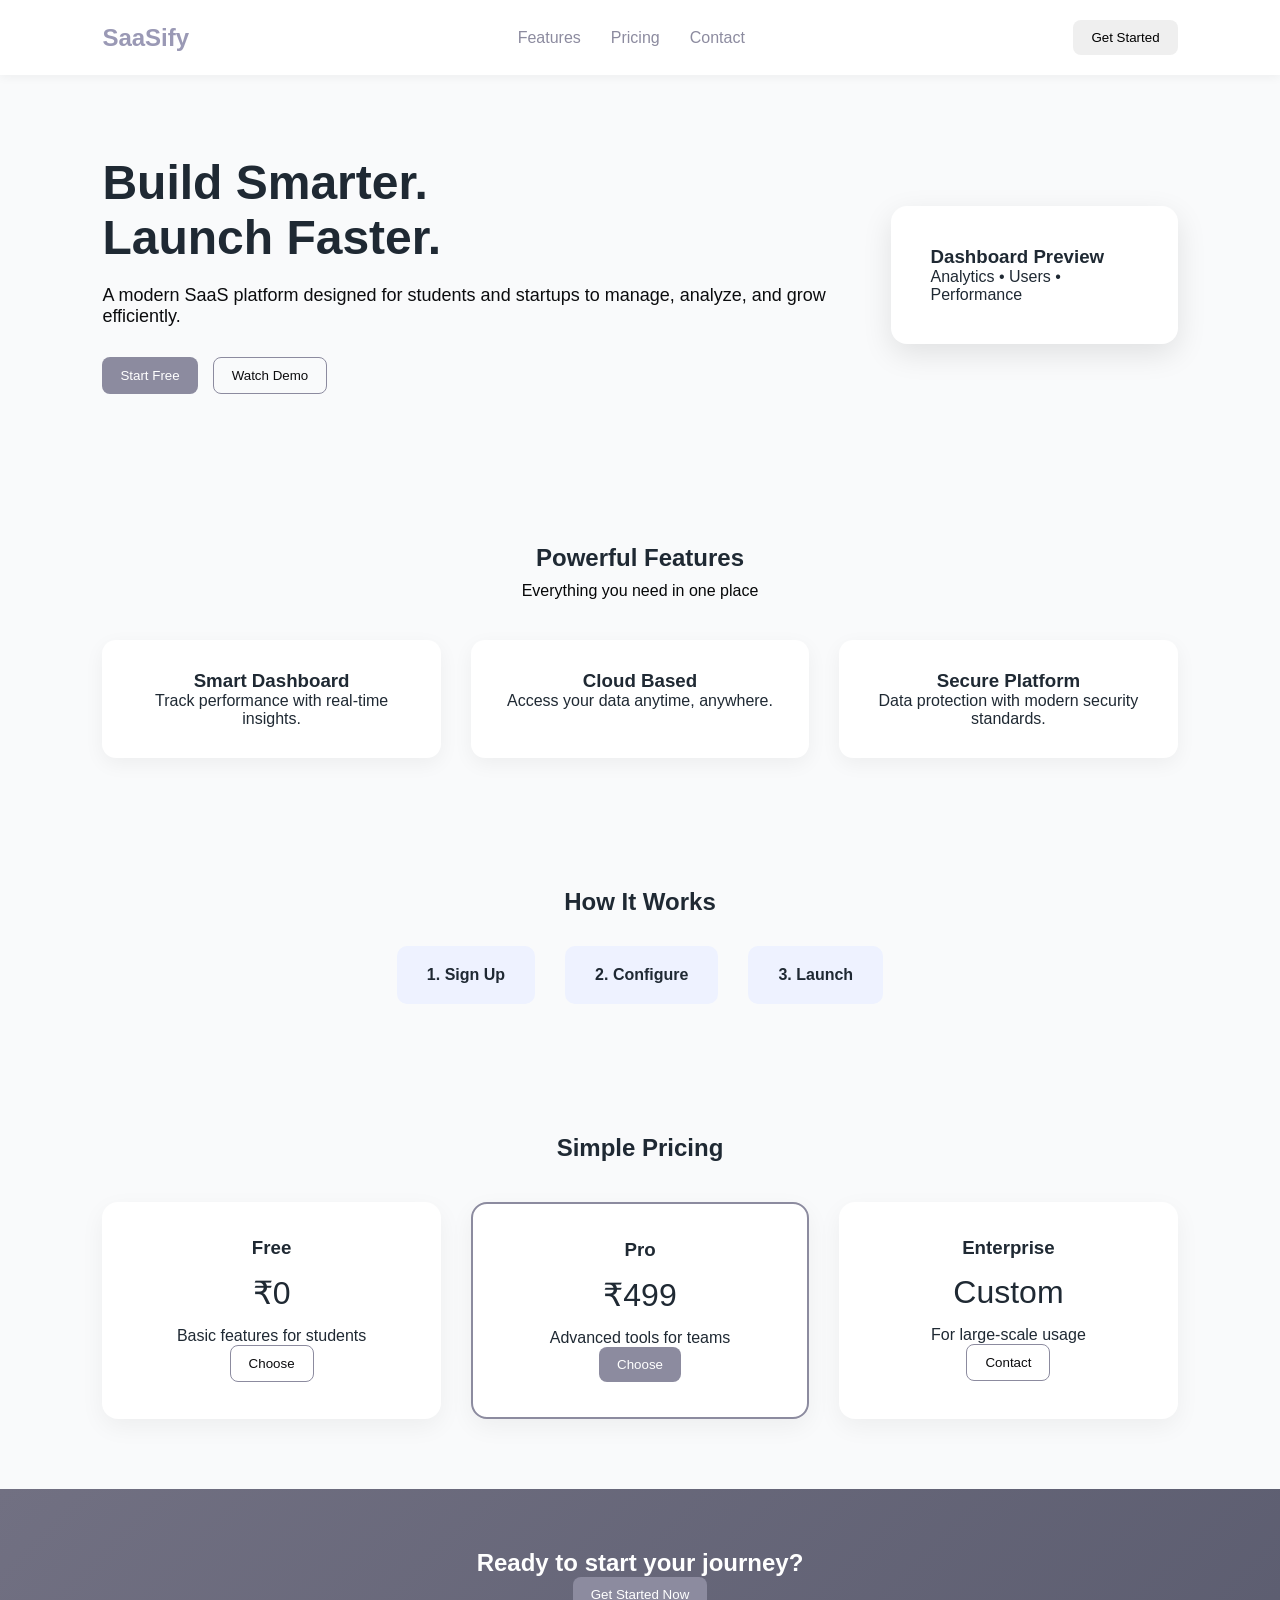
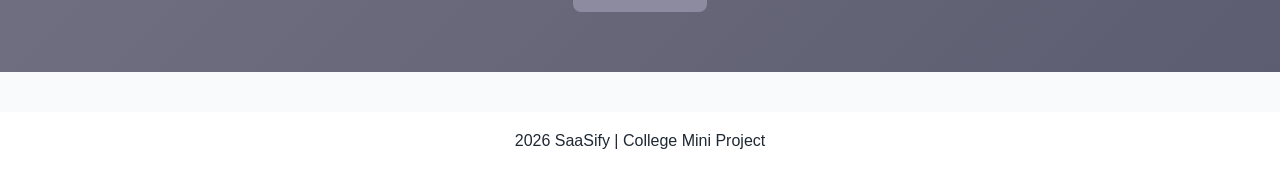
<file: Index.html>
<!DOCTYPE html>
<html lang="en">
<head>
  <meta charset="UTF-8">
  <title>SaaSify | College Project</title>
  <meta name="viewport" content="width=device-width, initial-scale=1.0">
  <link rel="stylesheet" href="style.css">
</head>
<body>

<nav class="navbar">
  <h2 class="logo">SaaSify</h2>
  <ul class="nav-links">
    <li><a href="#">Features</a></li>
    <li><a href="#">Pricing</a></li>
    <li><a href="#">Contact</a></li>
  </ul>
  <button class="btn">Get Started</button>
</nav>


<section class="hero">
  <div class="hero-text">
    <h1>Build Smarter.<br>Launch Faster.</h1>
    <p>
      A modern SaaS platform designed for students and startups
      to manage, analyze, and grow efficiently.
    </p>
    <div class="hero-buttons">
      <button class="btn primary">Start Free</button>
      <button class="btn outline">Watch Demo</button>
    </div>
  </div>

  <div class="hero-card">
    <h3>Dashboard Preview</h3>
    <p>Analytics • Users • Performance</p>
  </div>
</section>


<section class="features">
  <h2>Powerful Features</h2>
  <p class="subtitle">Everything you need in one place</p>

  <div class="feature-grid">
    <div class="feature-box">
      <h3>Smart Dashboard</h3>
      <p>Track performance with real-time insights.</p>
    </div>

    <div class="feature-box">
      <h3>Cloud Based</h3>
      <p>Access your data anytime, anywhere.</p>
    </div>

    <div class="feature-box">
      <h3>Secure Platform</h3>
      <p>Data protection with modern security standards.</p>
    </div>
  </div>
</section>

<section class="steps">
  <h2>How It Works</h2>

  <div class="step-container">
    <div class="step">1. Sign Up</div>
    <div class="step">2. Configure</div>
    <div class="step">3. Launch</div>
  </div>
</section>


<section class="pricing">
  <h2>Simple Pricing</h2>

  <div class="pricing-cards">
    <div class="card">
      <h3>Free</h3>
      <p class="price">₹0</p>
      <p>Basic features for students</p>
      <button class="btn outline">Choose</button>
    </div>

    <div class="card highlight">
      <h3>Pro</h3>
      <p class="price">₹499</p>
      <p>Advanced tools for teams</p>
      <button class="btn primary">Choose</button>
    </div>

    <div class="card">
      <h3>Enterprise</h3>
      <p class="price">Custom</p>
      <p>For large-scale usage</p>
      <button class="btn outline">Contact</button>
    </div>
  </div>
</section>


<section class="cta">
  <h2>Ready to start your journey?</h2>
  <button class="btn primary">Get Started Now</button>
</section>


<footer>
  <p> 2026 SaaSify | College Mini Project</p>
</footer>

</body>
</html>
</file>
<file: style.css>
* {
  margin: 0;
  padding: 0;
  box-sizing: border-box;
  font-family: "Inter", sans-serif;
}

body {
  background: #f9fafb;
  color: #1f2933;
}


.navbar {
  display: flex;
  justify-content: space-between;
  align-items: center;
  padding: 20px 8%;
  background: #ffffff;
  box-shadow: 0 2px 10px rgba(0,0,0,0.05);
}

.logo {
  color: #9a99b5;
}

.nav-links {
  list-style: none;
  display: flex;
  gap: 30px;
}

.nav-links a {
  text-decoration: none;
  color: #8c8b9f;
}

.btn {
  padding: 10px 18px;
  border-radius: 8px;
  border: none;
  cursor: pointer;
}

.primary {
  background: #8c8b9f;
  color: white;
}

.outline {
  background: transparent;
  border: 1px solid #8c8b9f;
  color: #0c0c0e;
}


.hero {
  display: flex;
  justify-content: space-between;
  align-items: center;
  padding: 80px 8%;
  gap: 50px;
}

.hero-text h1 {
  font-size: 48px;
  margin-bottom: 20px;
}

.hero-text p {
  font-size: 18px;
  margin-bottom: 30px;
  color: #0b0c0e;
}

.hero-buttons {
  display: flex;
  gap: 15px;
}

.hero-card {
  background: white;
  padding: 40px;
  border-radius: 16px;
  box-shadow: 0 10px 30px rgba(0,0,0,0.1);
}


.features {
  text-align: center;
  padding: 70px 8%;
}

.subtitle {
  margin: 10px 0 40px;
  color: #060708;
}

.feature-grid {
  display: grid;
  grid-template-columns: repeat(auto-fit, minmax(220px,1fr));
  gap: 30px;
}

.feature-box {
  background: white;
  padding: 30px;
  border-radius: 14px;
  box-shadow: 0 6px 20px rgba(0,0,0,0.05);
}


.steps {
  padding: 60px 8%;
  text-align: center;
}

.step-container {
  display: flex;
  justify-content: center;
  gap: 30px;
  margin-top: 30px;
}

.step {
  background: #eef2ff;
  padding: 20px 30px;
  border-radius: 10px;
  font-weight: bold;
}


.pricing {
  padding: 70px 8%;
  text-align: center;
}

.pricing-cards {
  display: grid;
  grid-template-columns: repeat(auto-fit, minmax(220px,1fr));
  gap: 30px;
  margin-top: 40px;
}

.card {
  background: white;
  padding: 35px;
  border-radius: 16px;
  box-shadow: 0 8px 25px rgba(0,0,0,0.05);
}

.highlight {
  border: 2px solid #8c8b9f;
}

.price {
  font-size: 32px;
  margin: 15px 0;
}


.cta {
  background: linear-gradient(135deg, #717082, #5c5d70);
  color: white;
  text-align: center;
  padding: 60px 20px;
}


footer {
  text-align: center;
  padding: 20px;
  background: #ffffff;
  margin-top: 40px;
}
</file>
